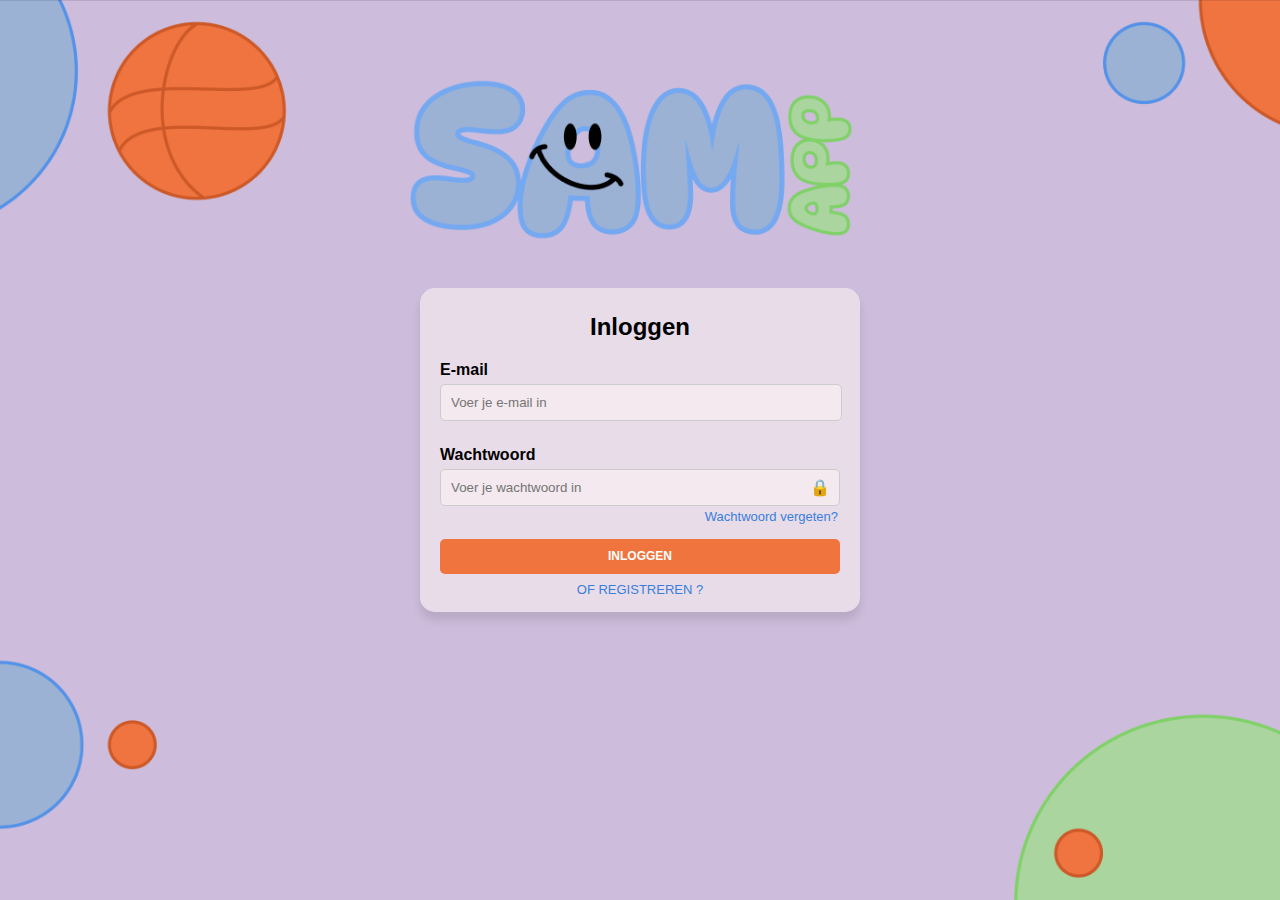
<file: index.html>
<!DOCTYPE html>
<html lang="nl">
<head>
  <meta charset="UTF-8">
  <meta name="viewport" content="width=device-width, initial-scale=1.0">
  <title>SamApp Inloggen</title>

  <script type="module" src="SamApp/js/script.js" defer></script>
  <link rel="stylesheet" href="SamApp/css/style.css">
  <script type="module" src="SamApp/js/api.service.js"></script>
</head>
<body>
<div class="login-container">
  <div class="login-box" id="loginBox">
    <h2>Inloggen</h2>
    <form id="loginForm">
      <label for="email">E-mail</label>
      <input type="email" id="email" placeholder="Voer je e-mail in" required>

      <label for="password">Wachtwoord</label>
      <div class="password-container">
        <input type="password" id="password" placeholder="Voer je wachtwoord in" required>
        <span class="toggle-password" onclick="togglePassword('password')">🔒</span>
      </div>

      <div class="forgot-password-link">
        <a href="#" id="forgotPasswordLink">Wachtwoord vergeten?</a>
      </div>

      <button type="submit">INLOGGEN</button>

      <div class="register-link">
        <a href="#" id="showRegister"> OF REGISTREREN ?</a>
      </div>
    </form>
  </div>

  <div class="register-box" id="registerBox" style="display: none;">
    <h2>Registreren</h2>
    <form id="registerForm">
      <label for="firstName">Voornaam</label>
      <input type="text" id="firstName" placeholder="Voer je voornaam in" required>

      <label for="lastName">Achternaam</label>
      <input type="text" id="lastName" placeholder="Voer je achternaam in" required>

      <label for="dob">Geboortedatum</label>
      <input type="date" id="dob" required>

      <label for="registerEmail">E-mail</label>
      <input type="email" id="registerEmail" placeholder="Voer je e-mail in" required>

      <label for="registerPassword">Wachtwoord</label>
      <div class="password-container">
        <input type="password" id="registerPassword" placeholder="Kies een wachtwoord" required>
        <span class="toggle-password" onclick="togglePassword('registerPassword')">🔒</span>
      </div>

      <label for="confirmPassword">Bevestig wachtwoord</label>
      <div class="password-container-verify">
        <input type="password" id="confirmPassword" placeholder="Bevestig wachtwoord" required>
        <span class="toggle-password" onclick="togglePassword('confirmPassword')">🔒</span>
      </div>

      <button type="submit">AANMELDEN</button>

      <div class="back-link">
        <a href="index.html" class="backToLoginLink">Terug naar inloggen</a>
      </div>
    </form>
  </div>

  <div class="forgot-password-box" id="forgotPasswordBox" style="display: none;">
    <h2>Wachtwoord vergeten</h2>
    <form id="forgotPasswordForm">
      <label for="forgotEmail">E-mail</label>
      <input type="email" id="forgotEmail" placeholder="Voer je e-mail in" required>

      <button type="submit">STUUR WACHTWOORD RESET</button>

      <div class="back-link">
        <a href="index.html" class="backToLoginLink">Terug naar inloggen</a>
      </div>
    </form>
  </div>
</div>
</body>
</html>
</file>
<file: SamApp/css/style.css>
body {
    font-family: Arial, sans-serif;
    display: flex;
    justify-content: center;
    align-items: center;
    background-color: #f4f4f4;
    margin: 0;
    background-image: url("../assets/images/illustrations/frontend_achtergrond2.png");
    background-size: cover;
    background-position: center;
    background-repeat: no-repeat;
    padding: 0;
    min-height: 100vh;
    overflow-x: hidden;
}

@media screen and (max-width: 1024px) {
    body {
        background-image: url("../assets/images/background-tablet.png");
    }
}

@media screen and (max-width: 480px) {
    body {
        background-image: url("../assets/images/background-gsm.png");
    }
}


.login-container {
    display: flex;
    justify-content: center;
    align-items: center;
    width: 100%;
    height: auto;
    flex-direction: column;
}

.login-box, .register-box, .forgot-password-box {
    background-color: rgba(250, 241, 241, 0.6);
    padding: 5px 20px 15px 20px;
    border-radius: 15px;
    box-shadow: 0 8px 10px rgba(0, 0, 0, 0.1);
    width: 80%;
    max-width: 400px;
    text-align: center;
    position: relative;
}

h2 {
    margin-bottom: 20px;
}

label {
    display: block;
    text-align: left;
    margin: 10px 0 5px;
    font-weight: bold;
}

input {
    width: calc(100% - 20px);
    padding: 10px;
    margin-bottom: 15px;
    border: 1px solid #ccc;
    border-radius: 5px;
    background-color: rgba(250, 241, 241, 0.6);
}

.password-container {
    display: flex;
    align-items: center;
    position: relative;

}

.password-container input {
    width: 100%;
    padding-right: 30px;
    margin-bottom: 0;
}

.toggle-password {
    position: absolute;
    right: 10px;
    cursor: pointer;
    font-size: 16px;
    color: #F0743E;
}

button {
    width: 100%;
    height: 35px;
    padding: 10px;
    background: #F0743E;
    color: #FFFFFF;
    border: none;
    border-radius: 5px;
    cursor: pointer;
    font-size: 12px;
    font-weight: bold;
}

button:hover {
    background-color: rgba(250, 241, 241, 0.6);
    color: #F0743E;
    border: 1px solid #F0743E;
}

.link-button {
    background: none;
    border: none;
    color: #F0743E;
    cursor: pointer;
    margin-top: 10px;
    text-decoration: underline;
}

.link-button:hover {
    color: #F0743E;
}

.forgot-password-link{
    display: flex;
    justify-content: end;
    font-size: 13px;
    margin: 3px 2px 15px 0;
}

.register-link{
    display: flex;
    justify-content: center;
    font-size: 13px;
    margin-top: 8px;
}

.back-link {
    display: flex;
    justify-content: end;
    font-size: 14px;
    margin-top: 10px;
}

.forgot-password-link a, .register-link a, .back-link a {
    color: #3A7EDD;
    text-decoration: none;
}

.forgot-password-link a:hover, .register-link a:hover, .back-link a:hover {
    text-decoration: underline;
}

.password-container-verify {
    display: flex;
    align-items: center;
    position: relative;

}

.password-container-verify input {
    width: 100%;
    padding-right: 30px;
    margin-bottom: 15px;
}
</file>
